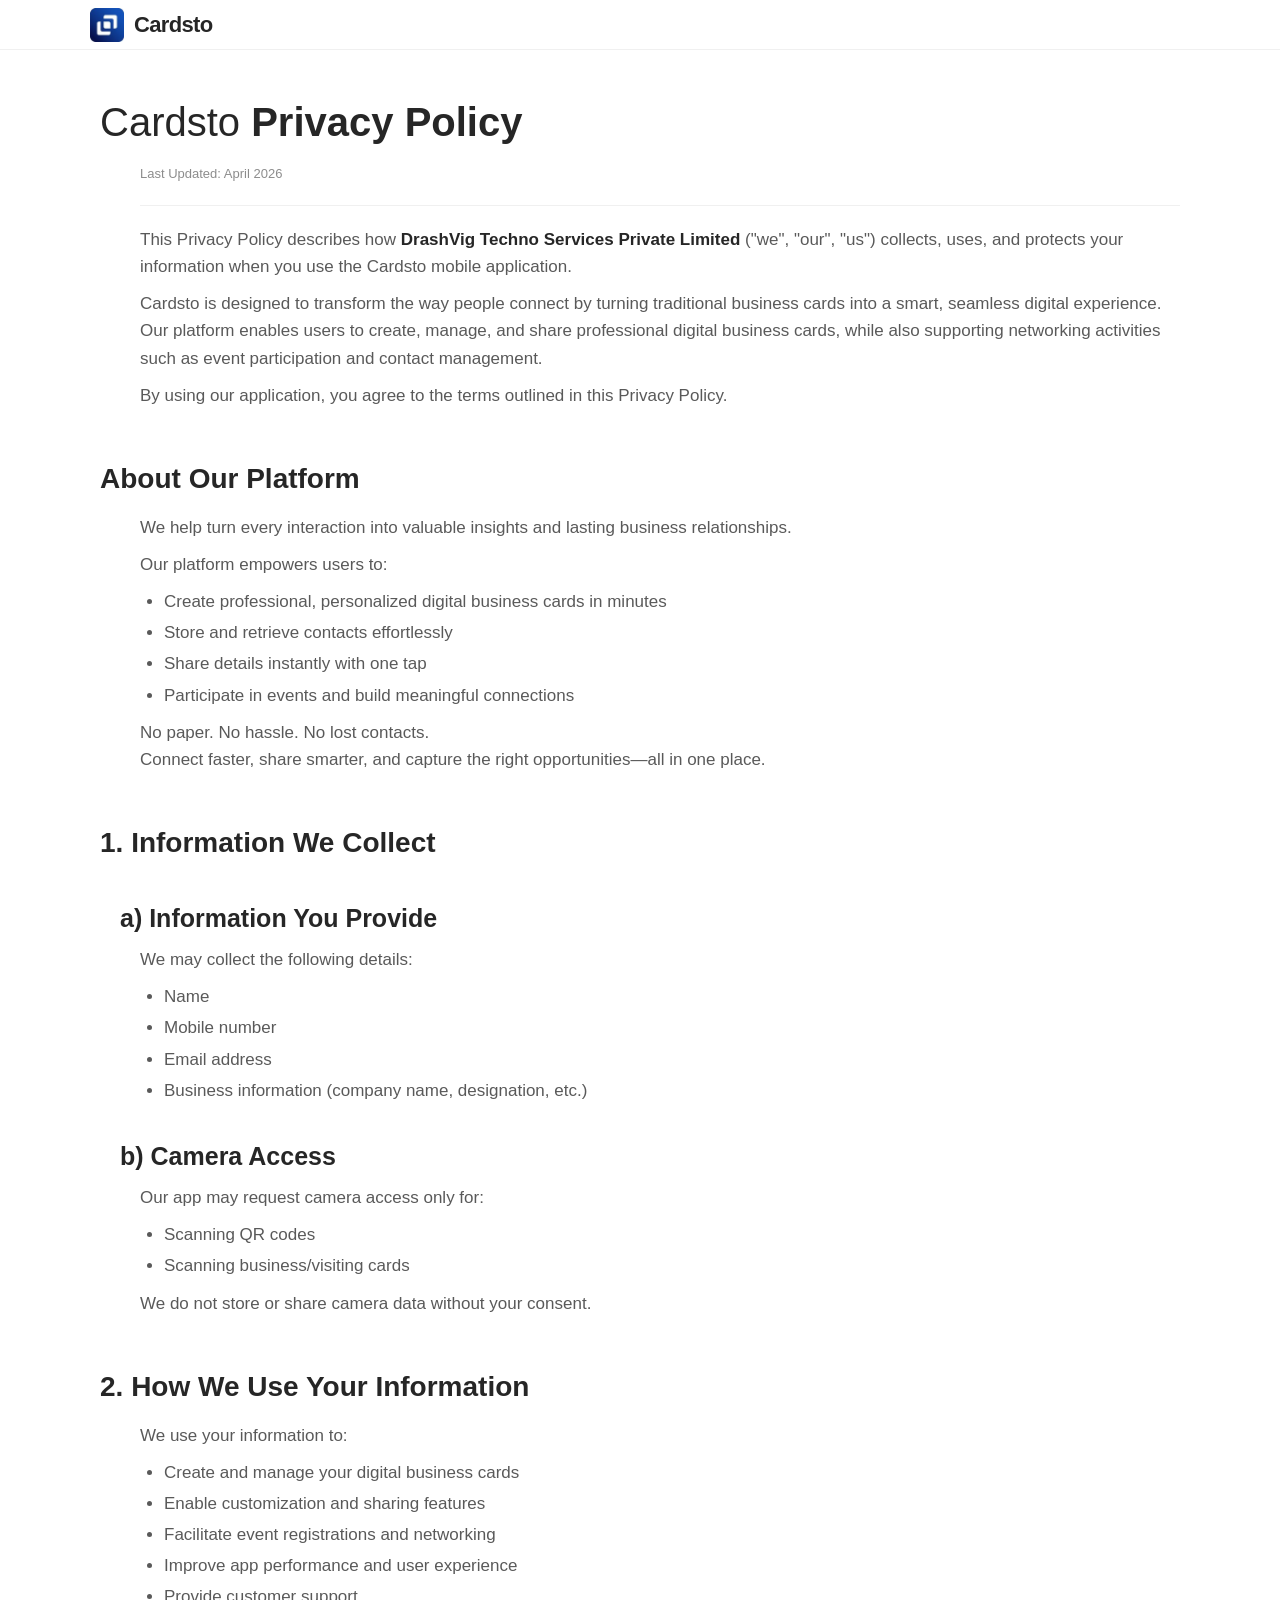
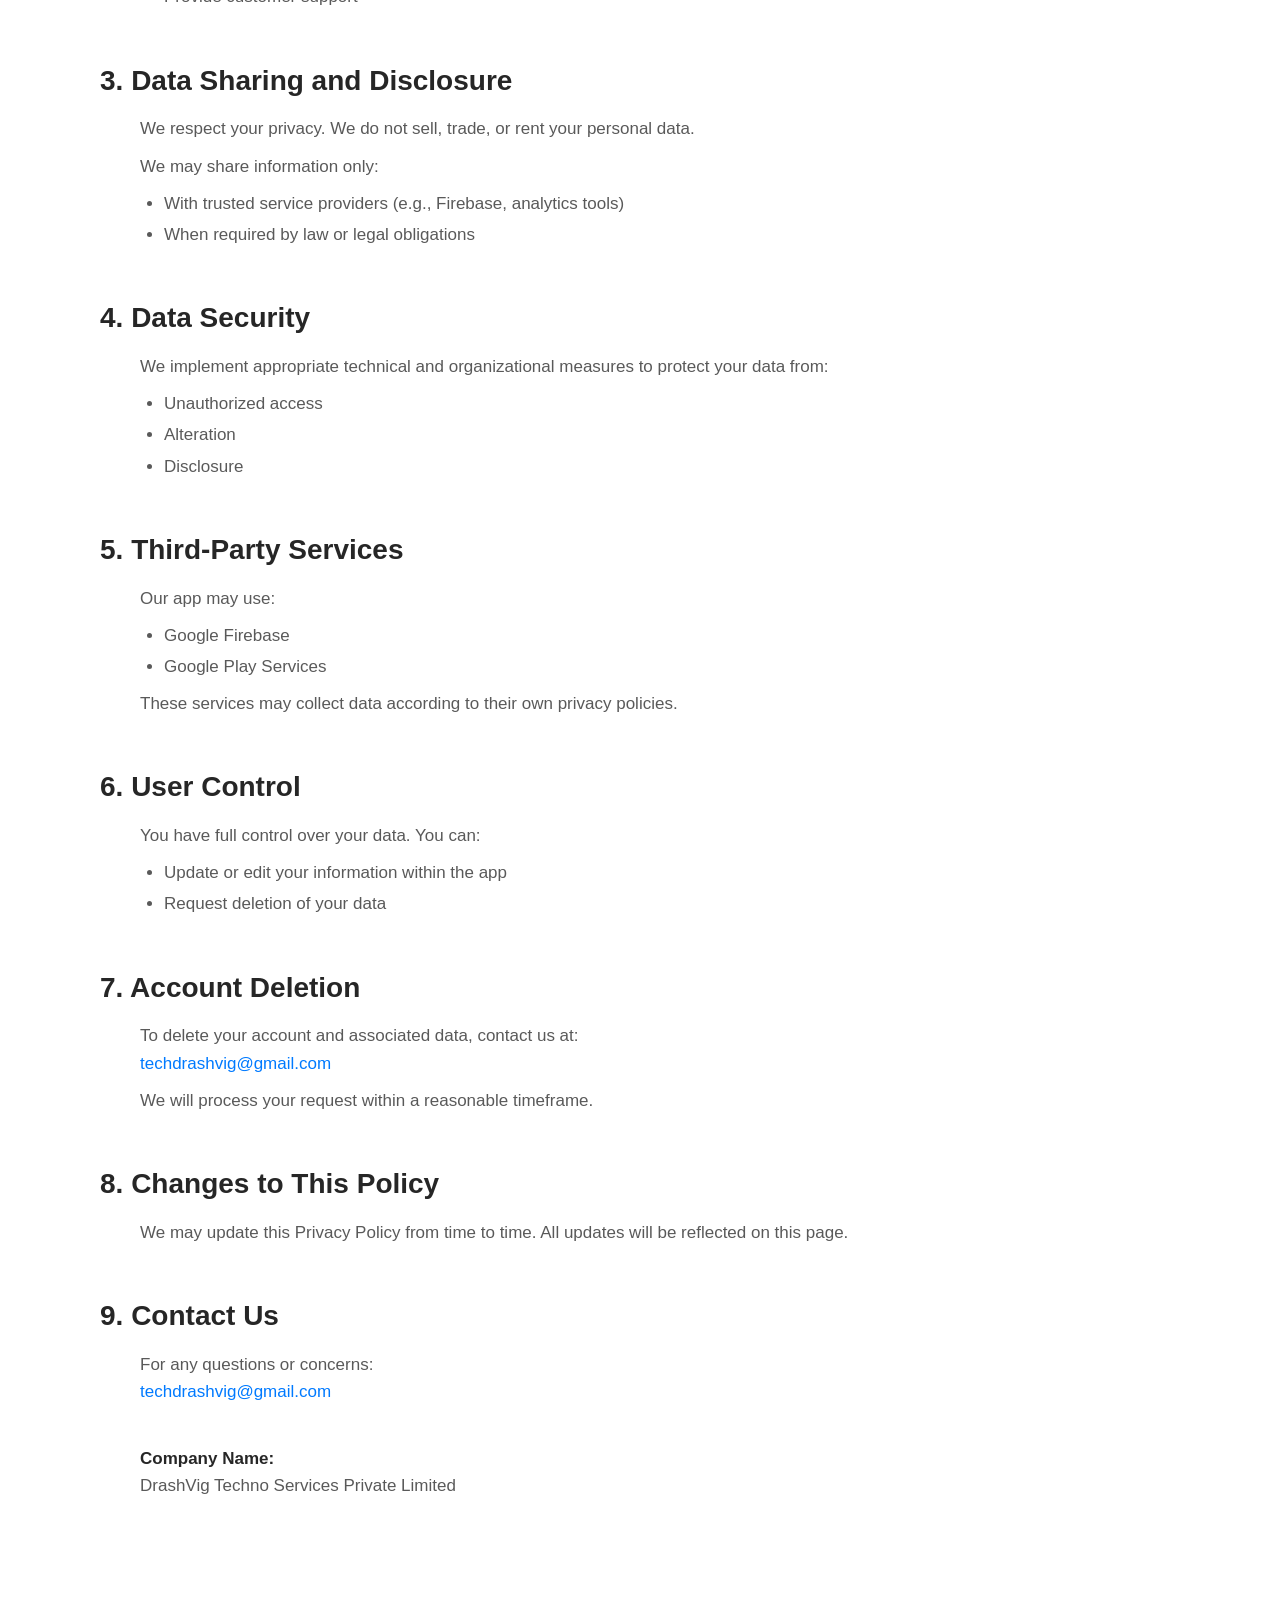
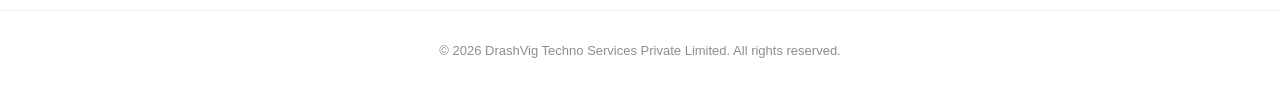
<file: index.html>
<!DOCTYPE html>
<html lang="en">
<head>
    <meta charset="UTF-8">
    <meta name="viewport" content="width=device-width, initial-scale=1.0">
    <title>Privacy Policy - Cardsto</title>
    <link rel="stylesheet" href="style.css">
</head>
<body>

    <!-- Header -->
    <header class="header">
        <div class="header-inner">
            <a href="/" class="logo">
                <img src="logo.jpeg" alt="Cardsto Logo" onerror="this.src='https://via.placeholder.com/24x24?text=C'">
                <span class="logo-text">Cardsto</span>
            </a>
        </div>
    </header>

    <!-- Main Content -->
    <main class="container">
        <div class="title-section">
            <h1>Cardsto <strong>Privacy Policy</strong></h1>
            <p class="last-updated">Last Updated: April 2026</p>
        </div>

        <article class="content">
            <p>This Privacy Policy describes how <strong>DrashVig Techno Services Private Limited</strong> ("we", "our", "us") collects, uses, and protects your information when you use the Cardsto mobile application.</p>
            
            <p>Cardsto is designed to transform the way people connect by turning traditional business cards into a smart, seamless digital experience. Our platform enables users to create, manage, and share professional digital business cards, while also supporting networking activities such as event participation and contact management.</p>
            
            <p>By using our application, you agree to the terms outlined in this Privacy Policy.</p>

            <h2>About Our Platform</h2>
            <p>We help turn every interaction into valuable insights and lasting business relationships.</p>
            <p>Our platform empowers users to:</p>
            <ul>
                <li>Create professional, personalized digital business cards in minutes</li>
                <li>Store and retrieve contacts effortlessly</li>
                <li>Share details instantly with one tap</li>
                <li>Participate in events and build meaningful connections</li>
            </ul>
            <p>No paper. No hassle. No lost contacts.<br>
            Connect faster, share smarter, and capture the right opportunities—all in one place.</p>

            <h2>1. Information We Collect</h2>
            <h3>a) Information You Provide</h3>
            <p>We may collect the following details:</p>
            <ul>
                <li>Name</li>
                <li>Mobile number</li>
                <li>Email address</li>
                <li>Business information (company name, designation, etc.)</li>
            </ul>

            <h3>b) Camera Access</h3>
            <p>Our app may request camera access only for:</p>
            <ul>
                <li>Scanning QR codes</li>
                <li>Scanning business/visiting cards</li>
            </ul>
            <p>We do not store or share camera data without your consent.</p>

            <h2>2. How We Use Your Information</h2>
            <p>We use your information to:</p>
            <ul>
                <li>Create and manage your digital business cards</li>
                <li>Enable customization and sharing features</li>
                <li>Facilitate event registrations and networking</li>
                <li>Improve app performance and user experience</li>
                <li>Provide customer support</li>
            </ul>

            <h2>3. Data Sharing and Disclosure</h2>
            <p>We respect your privacy. We do not sell, trade, or rent your personal data.</p>
            <p>We may share information only:</p>
            <ul>
                <li>With trusted service providers (e.g., Firebase, analytics tools)</li>
                <li>When required by law or legal obligations</li>
            </ul>

            <h2>4. Data Security</h2>
            <p>We implement appropriate technical and organizational measures to protect your data from:</p>
            <ul>
                <li>Unauthorized access</li>
                <li>Alteration</li>
                <li>Disclosure</li>
            </ul>

            <h2>5. Third-Party Services</h2>
            <p>Our app may use:</p>
            <ul>
                <li>Google Firebase</li>
                <li>Google Play Services</li>
            </ul>
            <p>These services may collect data according to their own privacy policies.</p>

            <h2>6. User Control</h2>
            <p>You have full control over your data. You can:</p>
            <ul>
                <li>Update or edit your information within the app</li>
                <li>Request deletion of your data</li>
            </ul>

            <h2>7. Account Deletion</h2>
            <p>To delete your account and associated data, contact us at:<br>
            <a href="mailto:techdrashvig@gmail.com">techdrashvig@gmail.com</a></p>
            <p>We will process your request within a reasonable timeframe.</p>

            <h2>8. Changes to This Policy</h2>
            <p>We may update this Privacy Policy from time to time. All updates will be reflected on this page.</p>

            <h2>9. Contact Us</h2>
            <p>For any questions or concerns:<br>
            <a href="mailto:techdrashvig@gmail.com">techdrashvig@gmail.com</a></p>
            
            <p style="margin-top: 40px;">
                <strong>Company Name:</strong><br>
                DrashVig Techno Services Private Limited
            </p>
        </article>
    </main>

    <footer class="footer">
        <div class="container" style="padding: 0;">
            <p>© 2026 DrashVig Techno Services Private Limited. All rights reserved.</p>
        </div>
    </footer>

</body>
</html>
</file>
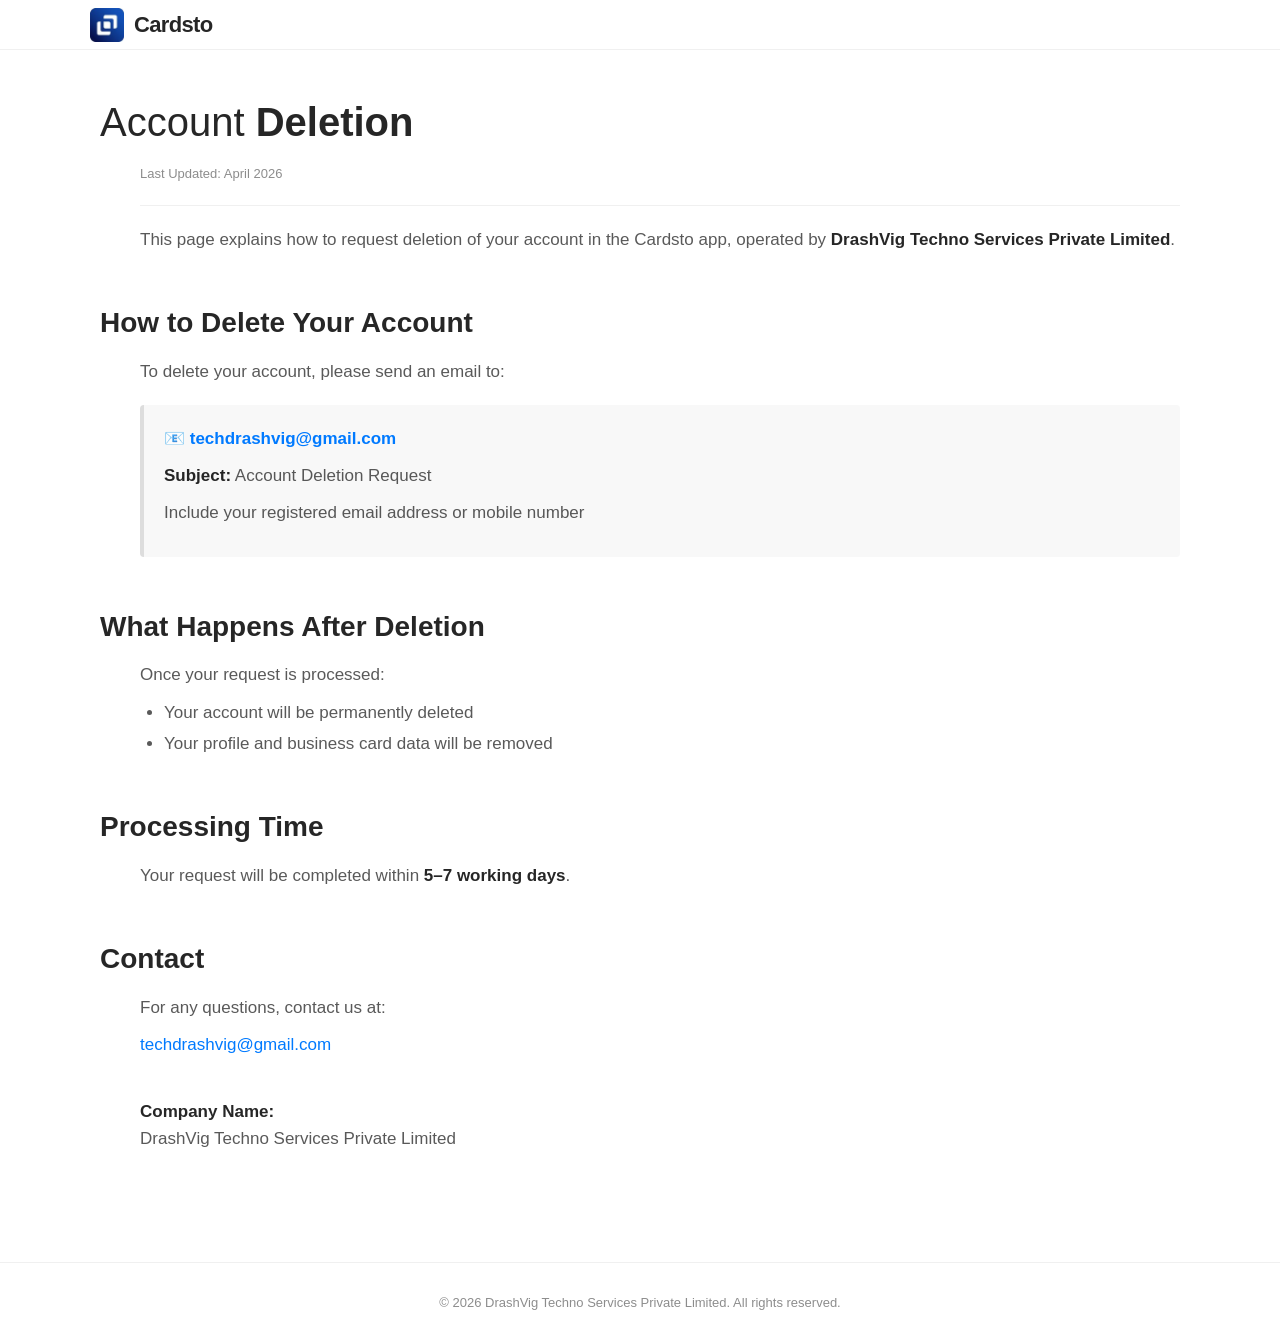
<file: account-deletion.html>
<!DOCTYPE html>
<html lang="en">
<head>
    <meta charset="UTF-8">
    <meta name="viewport" content="width=device-width, initial-scale=1.0">
    <title>Account Deletion - Cardsto</title>
    <link rel="stylesheet" href="style.css">
</head>
<body>

    <!-- Header -->
    <header class="header">
        <div class="header-inner">
            <a href="/" class="logo">
                <img src="logo.jpeg" alt="Cardsto Logo" onerror="this.src='https://via.placeholder.com/24x24?text=C'">
                <span class="logo-text">Cardsto</span>
            </a>
        </div>
    </header>

    <!-- Main Content -->
    <main class="container">
        <div class="title-section">
            <h1>Account <strong>Deletion</strong></h1>
            <p class="last-updated">Last Updated: April 2026</p>
        </div>

        <article class="content">
            <p>This page explains how to request deletion of your account in the Cardsto app, operated by <strong>DrashVig Techno Services Private Limited</strong>.</p>
            
            <h2>How to Delete Your Account</h2>
            <p>To delete your account, please send an email to:</p>
            
            <div class="info-box">
                <p><strong>📧 <a href="mailto:techdrashvig@gmail.com">techdrashvig@gmail.com</a></strong></p>
                <p><strong>Subject:</strong> Account Deletion Request</p>
                <p>Include your registered email address or mobile number</p>
            </div>

            <h2>What Happens After Deletion</h2>
            <p>Once your request is processed:</p>
            <ul>
                <li>Your account will be permanently deleted</li>
                <li>Your profile and business card data will be removed</li>
            </ul>

            <h2>Processing Time</h2>
            <p>Your request will be completed within <strong>5–7 working days</strong>.</p>

            <h2>Contact</h2>
            <p>For any questions, contact us at:</p>
            <p><a href="mailto:techdrashvig@gmail.com">techdrashvig@gmail.com</a></p>
            
            <p style="margin-top: 40px;">
                <strong>Company Name:</strong><br>
                DrashVig Techno Services Private Limited
            </p>
        </article>
    </main>

    <footer class="footer">
        <div class="container" style="padding: 0;">
            <p>© 2026 DrashVig Techno Services Private Limited. All rights reserved.</p>
        </div>
    </footer>

</body>
</html>
</file>
<file: style.css>
:root {
  --bg-color: #ffffff;
  --header-bg: #ffffff;
  --text-primary: rgba(0, 0, 0, 0.85);
  --text-secondary: rgba(0, 0, 0, 0.65);
  --text-muted: rgba(0, 0, 0, 0.45);
  --border-color: #f0f0f0;
  --link-color: #007aff;
  --max-width: 1100px;
  --font-stack: -apple-system, BlinkMacSystemFont, "Segoe UI", "PingFang SC", "Hiragino Sans GB", "Microsoft YaHei", "Helvetica Neue", Helvetica, Arial, sans-serif, "Apple Color Emoji", "Segoe UI Emoji", "Segoe UI Symbol";
}

* {
  margin: 0;
  padding: 0;
  box-sizing: border-box;
}

body {
  font-family: var(--font-stack);
  background-color: var(--bg-color);
  color: var(--text-secondary);
  line-height: 1.6;
  font-size: clamp(14px, 2.5vw, 17px);
  -webkit-font-smoothing: antialiased;
  -webkit-tap-highlight-color: transparent;
  text-rendering: optimizeLegibility;
}

/* ===== HEADER ===== */
.header {
  height: 50px;
  border-bottom: 1px solid var(--border-color);
  display: flex;
  align-items: center;
  padding: 0 clamp(10px, 5vw, 55px);
  position: sticky;
  top: 0;
  background: var(--header-bg);
  z-index: 1000;
}

.header-inner {
  width: 100%;
  max-width: var(--max-width);
  margin: 0 auto;
  display: flex;
  align-items: center;
}

.logo {
  display: flex;
  align-items: center;
  text-decoration: none;
  gap: 10px;
}

.logo img {
  height: clamp(24px, 5vw, 34px);
  width: auto;
  border-radius: 4px;
}

.logo-text {
  font-weight: 800;
  color: var(--text-primary);
  font-size: clamp(16px, 4vw, 22px);
  letter-spacing: -0.03em;
}

/* ===== MAIN CONTENT ===== */
.container {
  max-width: var(--max-width);
  margin: 0 auto;
  padding: clamp(20px, 5vw, 40px) clamp(15px, 3vw, 10px) clamp(60px, 10vw, 100px) clamp(15px, 5vw, 50px);
  width: 100%;
  box-sizing: border-box;
}

.title-section {
  text-align: left;
  margin-bottom: clamp(15px, 3vw, 20px);
  border-bottom: 1px solid var(--border-color);
  padding-bottom: clamp(15px, 3vw, 20px);
}

.title-section h1 {
  font-size: clamp(18px, 6vw, 40px);
  font-weight: 400;
  margin-left: clamp(-20px, -5vw, -40px);
  color: var(--text-primary);
  word-wrap: break-word;
}

.title-section h1 strong {
  font-weight: 600;
}

.last-updated {
  font-size: clamp(11px, 2vw, 13px);
  color: var(--text-muted);
  margin-top: clamp(8px, 1.5vw, 10px);
}

/* ===== DOCUMENT CONTENT ===== */
.content h2 {
  font-size: clamp(16px, 4.5vw, 28px);
  font-weight: 600;
  color: var(--text-primary);
  margin: clamp(24px, 5vw, 48px) 0 clamp(8px, 2vw, 12px) clamp(-20px, -5vw, -40px);
  text-transform: none;
  word-wrap: break-word;
}

.content h3 {
  font-size: clamp(14px, 3.5vw, 25px);
  font-weight: 600;
  color: var(--text-primary);
  margin: clamp(16px, 3vw, 32px) 0 clamp(6px, 1.5vw, 8px) clamp(-10px, -3vw, -20px);
  word-wrap: break-word;
}

.content p {
  margin-bottom: clamp(8px, 1.5vw, 10px);
  word-wrap: break-word;
  word-break: break-word;
  overflow-wrap: break-word;
}

.content ul {
  margin-bottom: clamp(8px, 1.5vw, 10px);
  padding-left: clamp(16px, 3vw, 24px);
}

.content li {
  margin-bottom: clamp(3px, 0.8vw, 4px);
  word-wrap: break-word;
  overflow-wrap: break-word;
}

.content strong {
  color: var(--text-primary);
}

.content a {
  color: var(--link-color);
  text-decoration: none;
  word-wrap: break-word;
}

.content a:hover {
  text-decoration: underline;
}

.content a:focus {
  outline: 2px solid var(--link-color);
  outline-offset: 2px;
}

/* ===== BOX STYLE (For special content) ===== */
.info-box {
  background: #f8f8f8;
  border-radius: 4px;
  padding: clamp(15px, 3vw, 20px);
  margin: clamp(15px, 2vw, 20px) 0;
  border-left: clamp(3px, 0.5vw, 4px) solid #ddd;
  word-wrap: break-word;
  overflow-wrap: break-word;
}

/* ===== FOOTER ===== */
.footer {
  border-top: 1px solid var(--border-color);
  padding: clamp(20px, 3vw, 30px) clamp(15px, 3vw, 50px);
  text-align: center;
  font-size: clamp(11px, 2vw, 13px);
  color: var(--text-muted);
}

/* ===== RESPONSIVE ===== */

/* ===== MOBILE DEVICES (320px - 480px) ===== */
@media (max-width: 480px) {
  body {
    font-size: 14px;
    line-height: 1.5;
  }

  .header {
    height: 48px;
    padding: 0 10px;
  }

  .logo img {
    height: 28px;
  }

  .logo-text {
    font-size: 18px;
    letter-spacing: -0.02em;
  }

  .container {
    padding: 20px 15px 60px 15px;
    margin: 0;
  }

  .title-section {
    margin-bottom: 15px;
    padding-bottom: 15px;
  }

  .title-section h1 {
    font-size: 18px;
    margin: 0;
    font-weight: 500;
  }

  .title-section h1 strong {
    font-weight: 700;
  }

  .last-updated {
    font-size: 12px;
    margin-top: 8px;
  }

  .content h2 {
    font-size: 16px;
    margin: 24px 0 10px 0;
  }

  .content h3 {
    font-size: 14px;
    margin: 16px 0 8px 0;
  }

  .content p {
    margin-bottom: 8px;
    word-wrap: break-word;
    word-break: break-word;
  }

  .content ul {
    margin-bottom: 8px;
    padding-left: 20px;
  }

  .content li {
    margin-bottom: 4px;
    font-size: 14px;
  }

  .info-box {
    padding: 15px;
    margin: 15px 0;
    border-left: 3px solid #ddd;
    font-size: 14px;
  }

  .footer {
    padding: 20px 15px;
    font-size: 12px;
  }
}

/* ===== SMALL TABLETS (481px - 640px) ===== */
@media (min-width: 481px) and (max-width: 640px) {
  body {
    font-size: 15px;
  }

  .header {
    height: 50px;
    padding: 0 15px;
  }

  .container {
    padding: 25px 15px 60px 15px;
  }

  .title-section h1 {
    font-size: 22px;
    margin: 0;
  }

  .content h2 {
    font-size: 18px;
    margin: 28px 0 10px 0;
  }

  .content h3 {
    font-size: 16px;
    margin: 18px 0 8px 0;
  }

  .info-box {
    padding: 16px;
    margin: 16px 0;
  }
}

/* ===== TABLETS (641px - 768px) ===== */
@media (min-width: 641px) and (max-width: 768px) {
  body {
    font-size: 16px;
  }

  .header {
    padding: 0 20px;
  }

  .container {
    padding: 30px 20px 60px 20px;
    max-width: 100%;
  }

  .title-section h1 {
    font-size: 26px;
    margin: 0;
  }

  .content h2 {
    font-size: 20px;
    margin: 32px 0 12px 0;
  }

  .content h3 {
    font-size: 18px;
    margin: 20px 0 8px 0;
  }

  .info-box {
    padding: 18px;
    margin: 18px 0;
  }
}

/* ===== LARGE TABLETS & SMALL LAPTOPS (769px - 1024px) ===== */
@media (min-width: 769px) and (max-width: 1024px) {
  .header {
    padding: 0 30px;
  }

  .container {
    padding: 35px 30px 80px 40px;
    max-width: 100%;
  }

  .title-section h1 {
    font-size: 32px;
    margin-left: -30px;
  }

  .content h2 {
    font-size: 24px;
    margin-left: -30px;
  }

  .content h3 {
    font-size: 20px;
    margin-left: -15px;
  }
}

/* ===== DESKTOPS (1025px and above) ===== */
@media (min-width: 1025px) {
  .header {
    padding: 0 55px;
  }

  .container {
    padding: 40px 10px 100px 50px;
  }

  .title-section h1 {
    margin-left: -40px;
  }

  .content h2 {
    margin-left: -40px;
  }

  .content h3 {
    margin-left: -20px;
  }
}

/* ===== ULTRA-WIDE SCREENS (1441px and above) ===== */
@media (min-width: 1441px) {
  :root {
    --max-width: 1200px;
  }

  body {
    font-size: 18px;
  }

  .container {
    padding: 50px 20px 120px 70px;
  }

  .title-section h1 {
    font-size: 44px;
  }

  .content h2 {
    font-size: 32px;
  }

  .content h3 {
    font-size: 26px;
  }
}

/* ===== LANDSCAPE MODE ADJUSTMENTS ===== */
@media (max-height: 500px) {
  .header {
    height: 45px;
  }

  .container {
    padding-top: 20px;
    padding-bottom: 40px;
  }

  .title-section {
    margin-bottom: 10px;
    padding-bottom: 10px;
  }
}

/* ===== ACCESSIBILITY: HIGH CONTRAST MODE ===== */
@media (prefers-contrast: more) {
  :root {
    --text-primary: rgba(0, 0, 0, 1);
    --text-secondary: rgba(0, 0, 0, 0.8);
    --text-muted: rgba(0, 0, 0, 0.6);
  }
}

/* ===== ACCESSIBILITY: REDUCED MOTION ===== */
@media (prefers-reduced-motion: reduce) {
  * {
    animation-duration: 0.01ms !important;
    animation-iteration-count: 1 !important;
    transition-duration: 0.01ms !important;
  }
}

/* ===== TOUCH DEVICE IMPROVEMENTS ===== */
@media (hover: none) and (pointer: coarse) {
  .content a {
    padding: 8px 4px;
    display: inline-block;
  }

  .content a:active {
    background-color: rgba(0, 122, 255, 0.1);
  }
}
</file>
